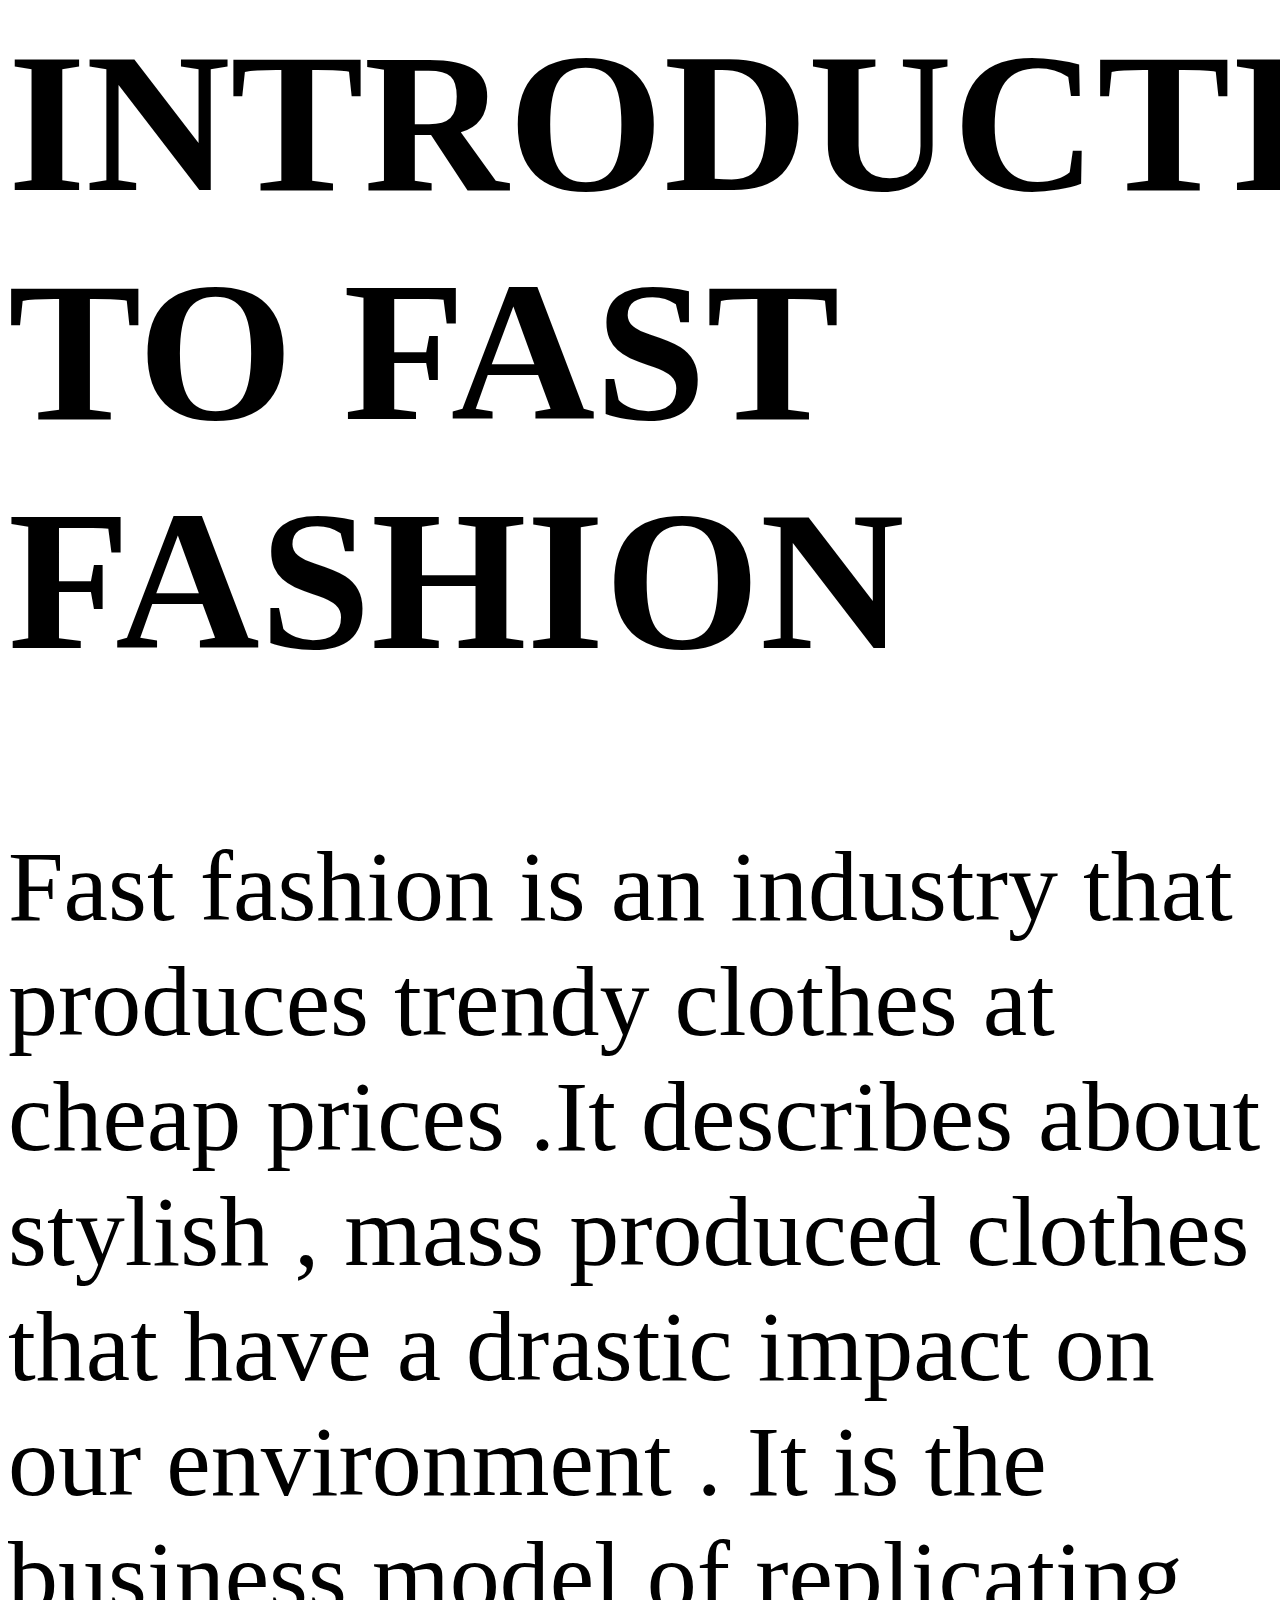
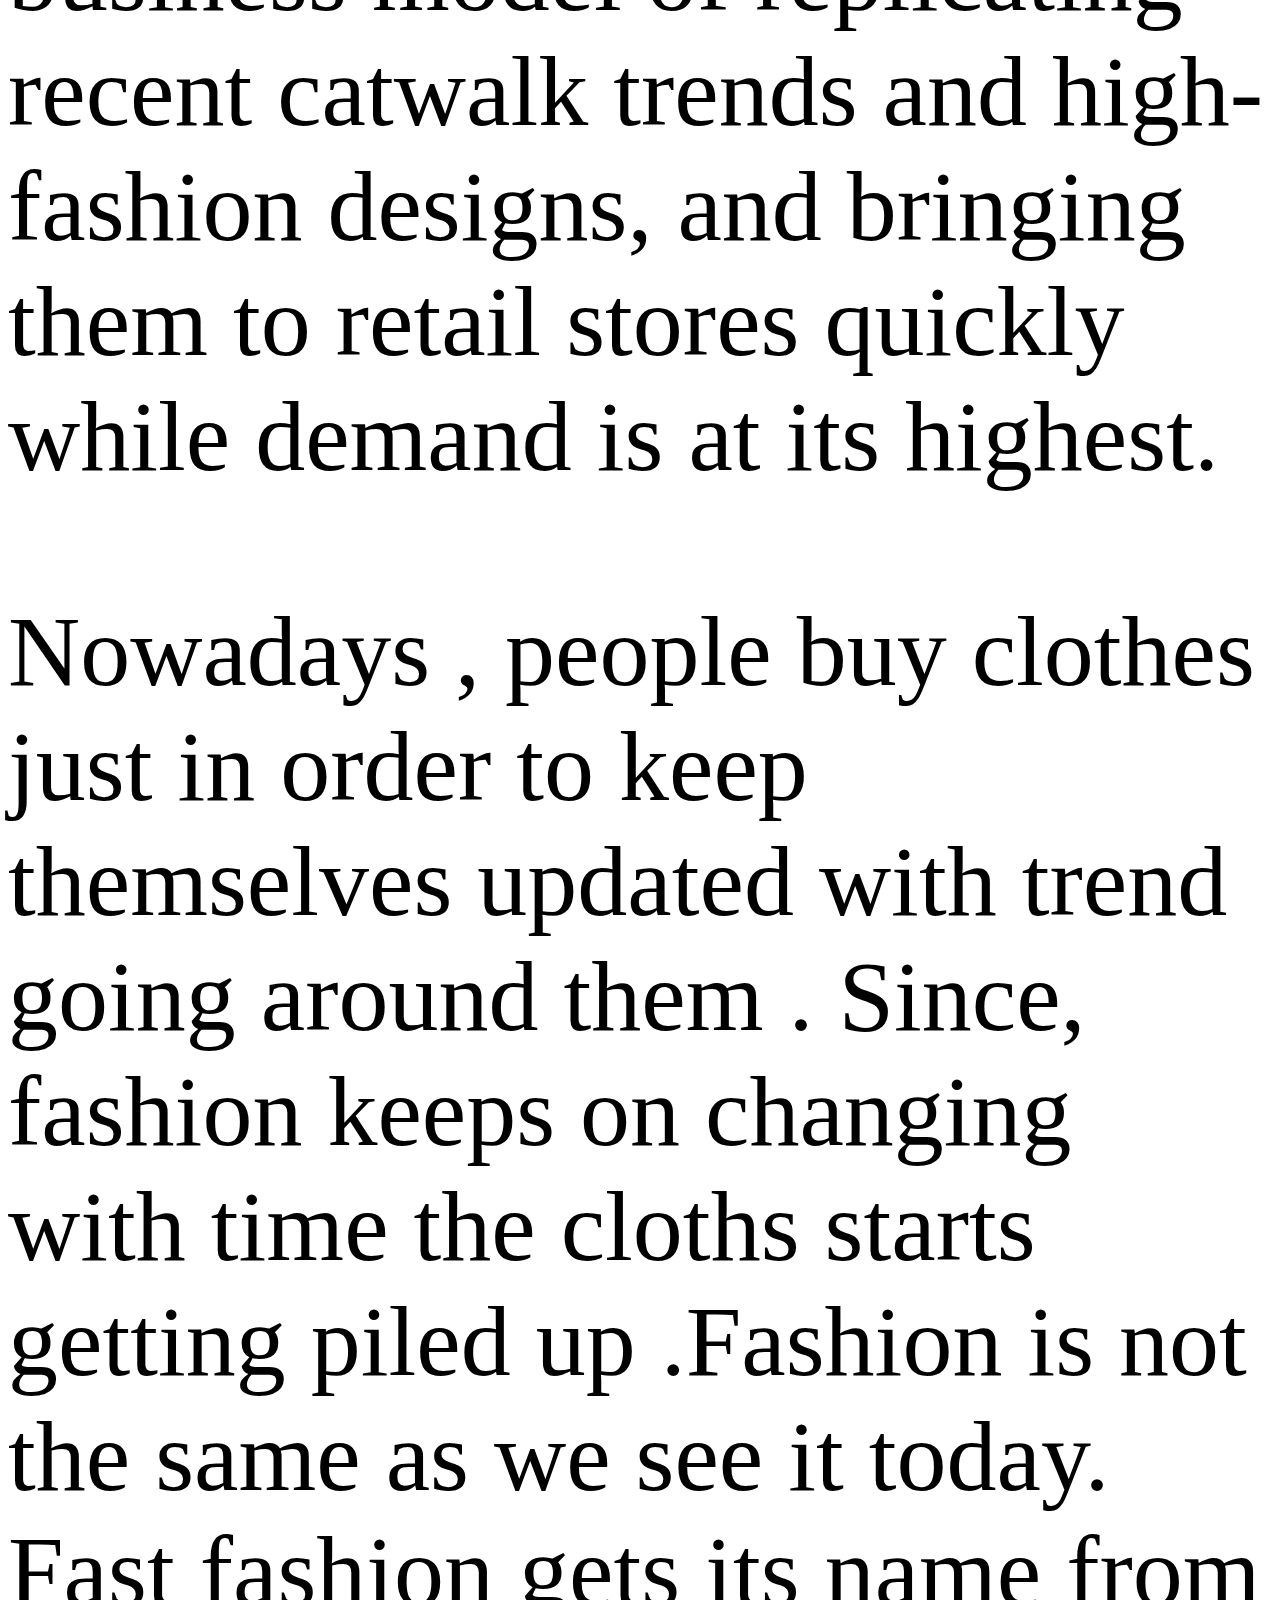
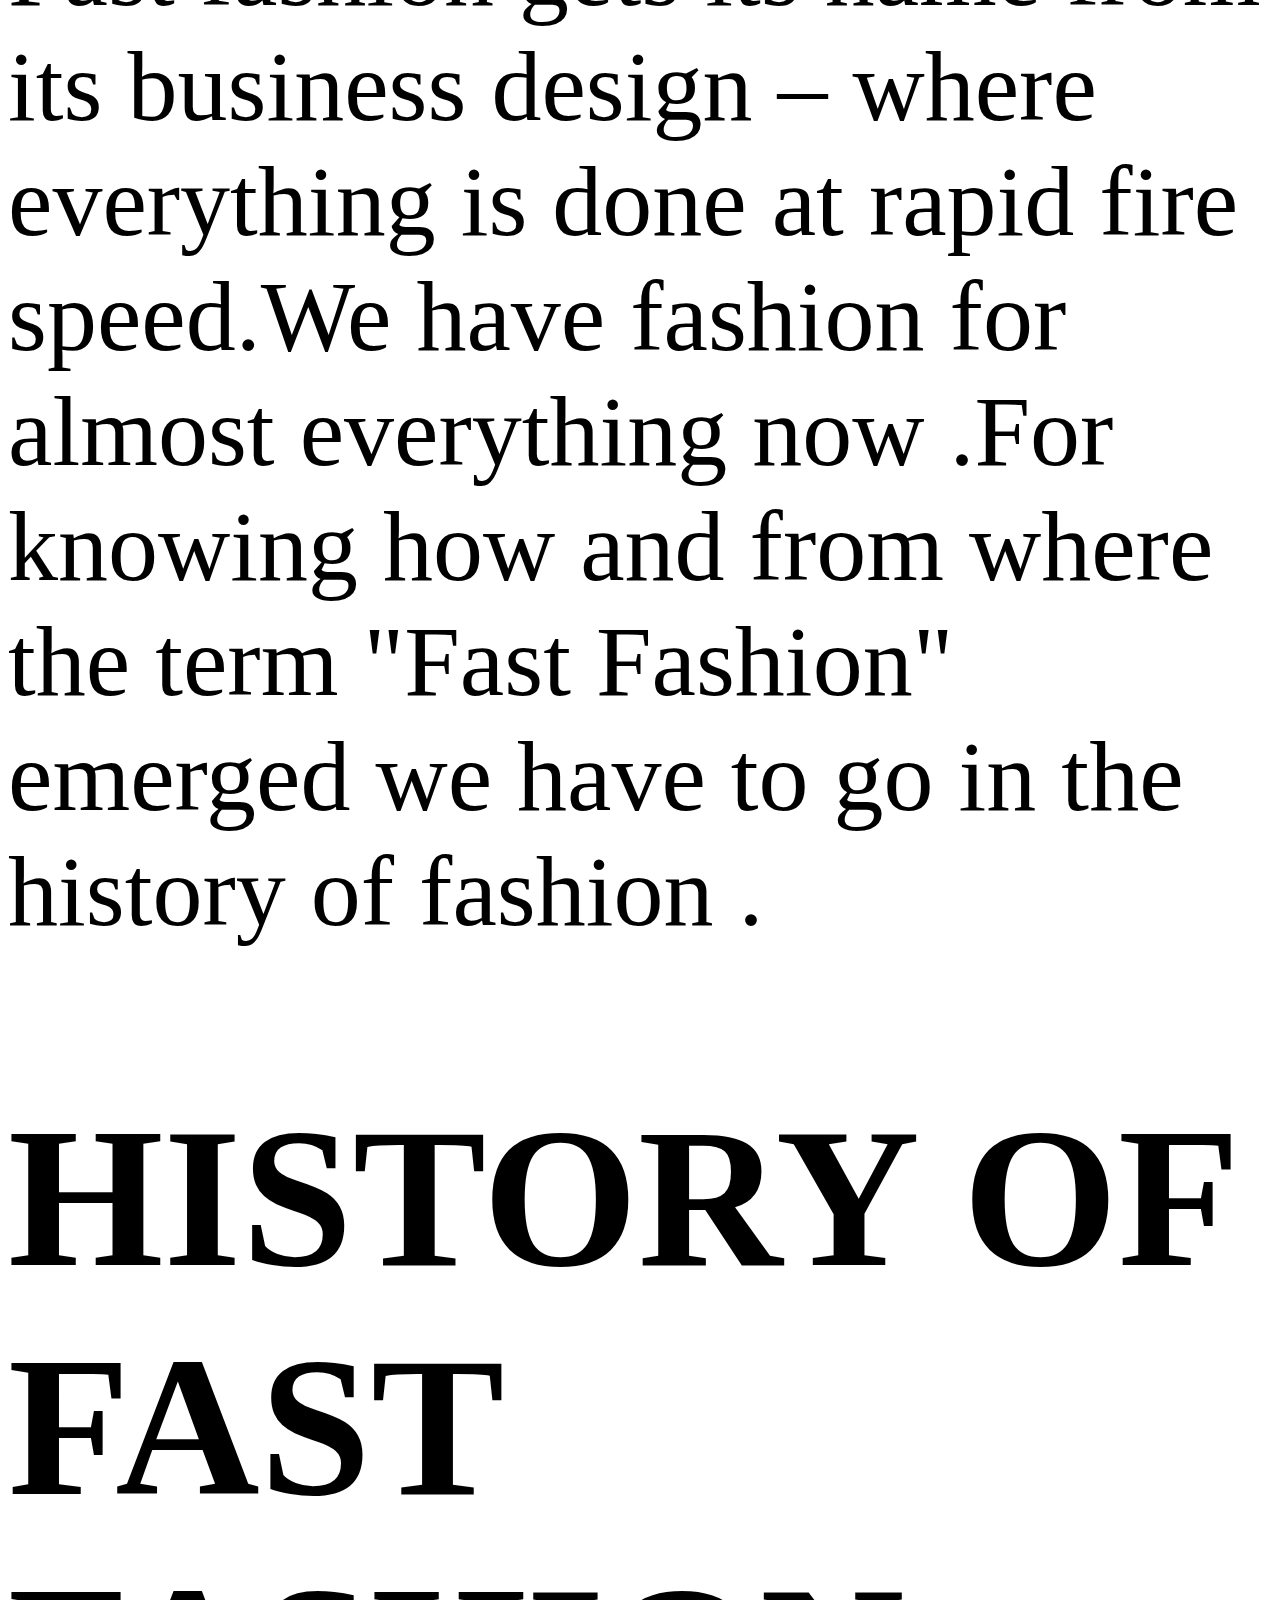
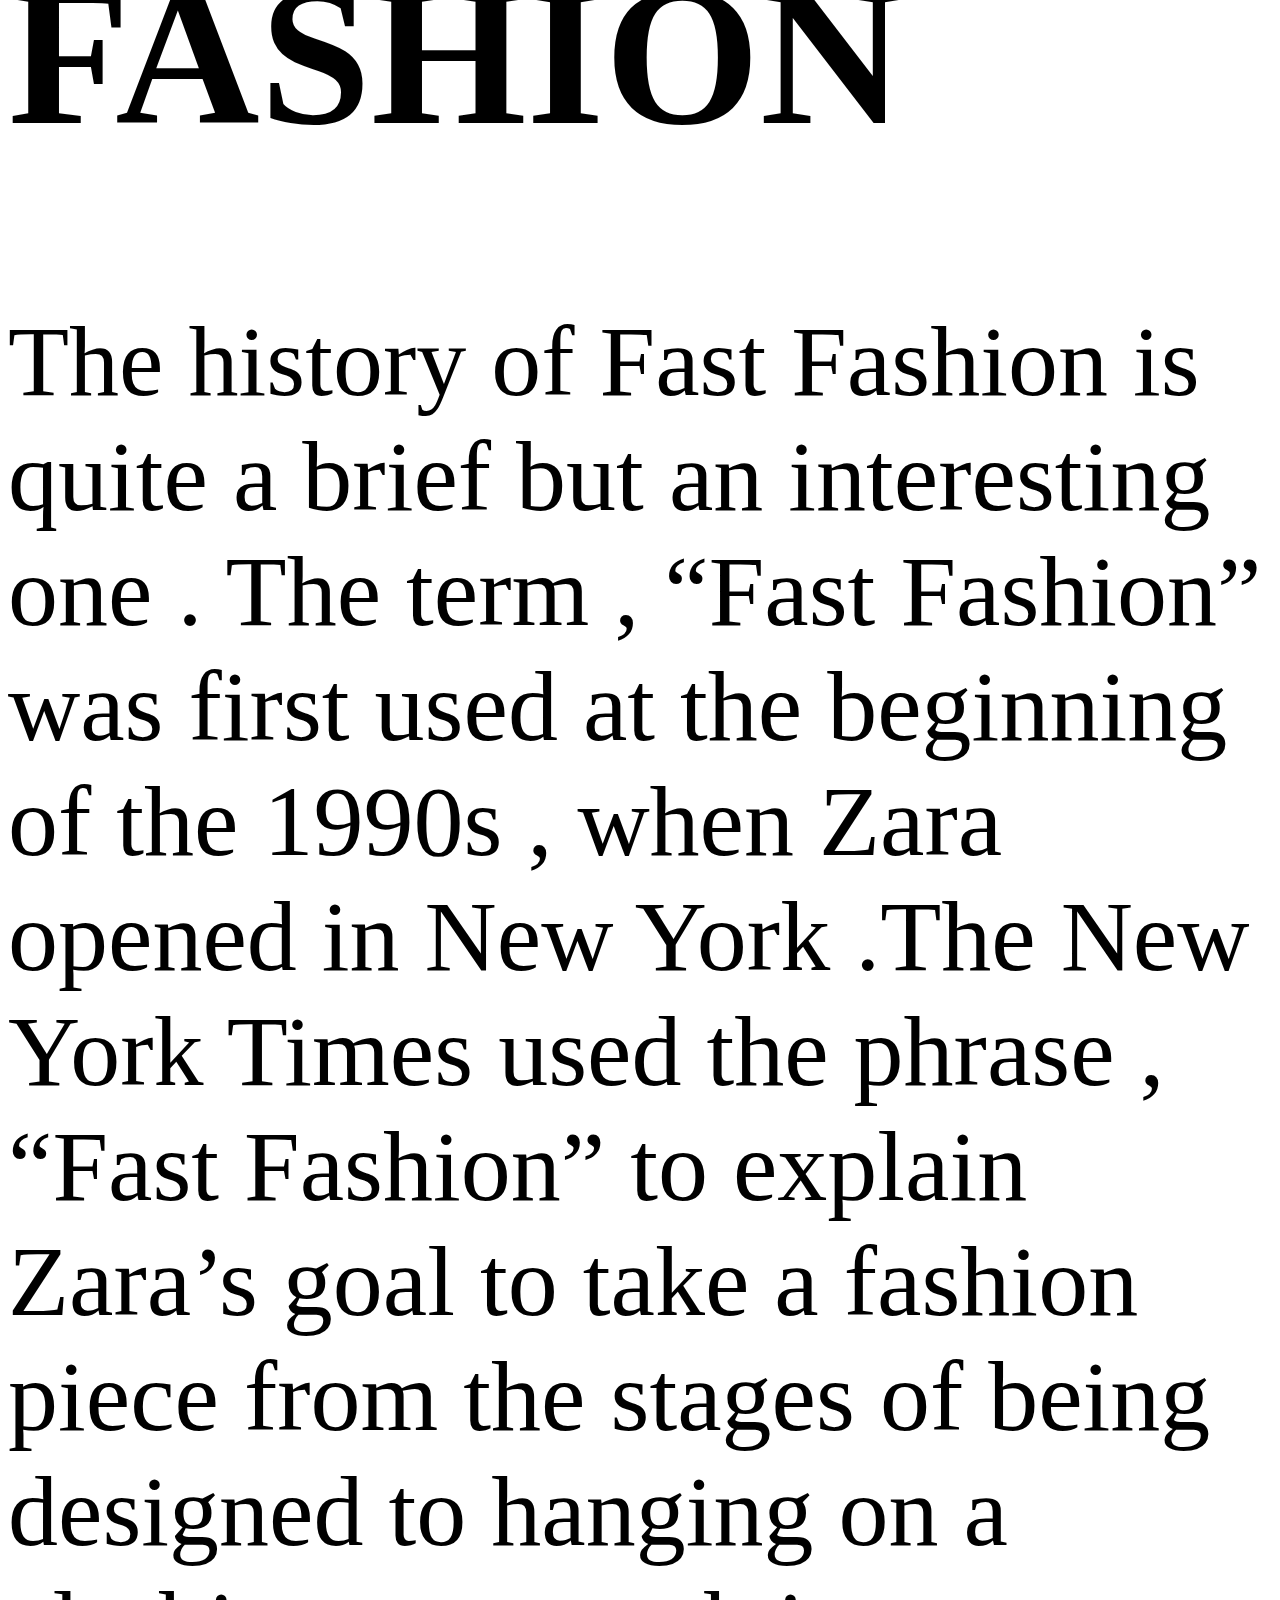
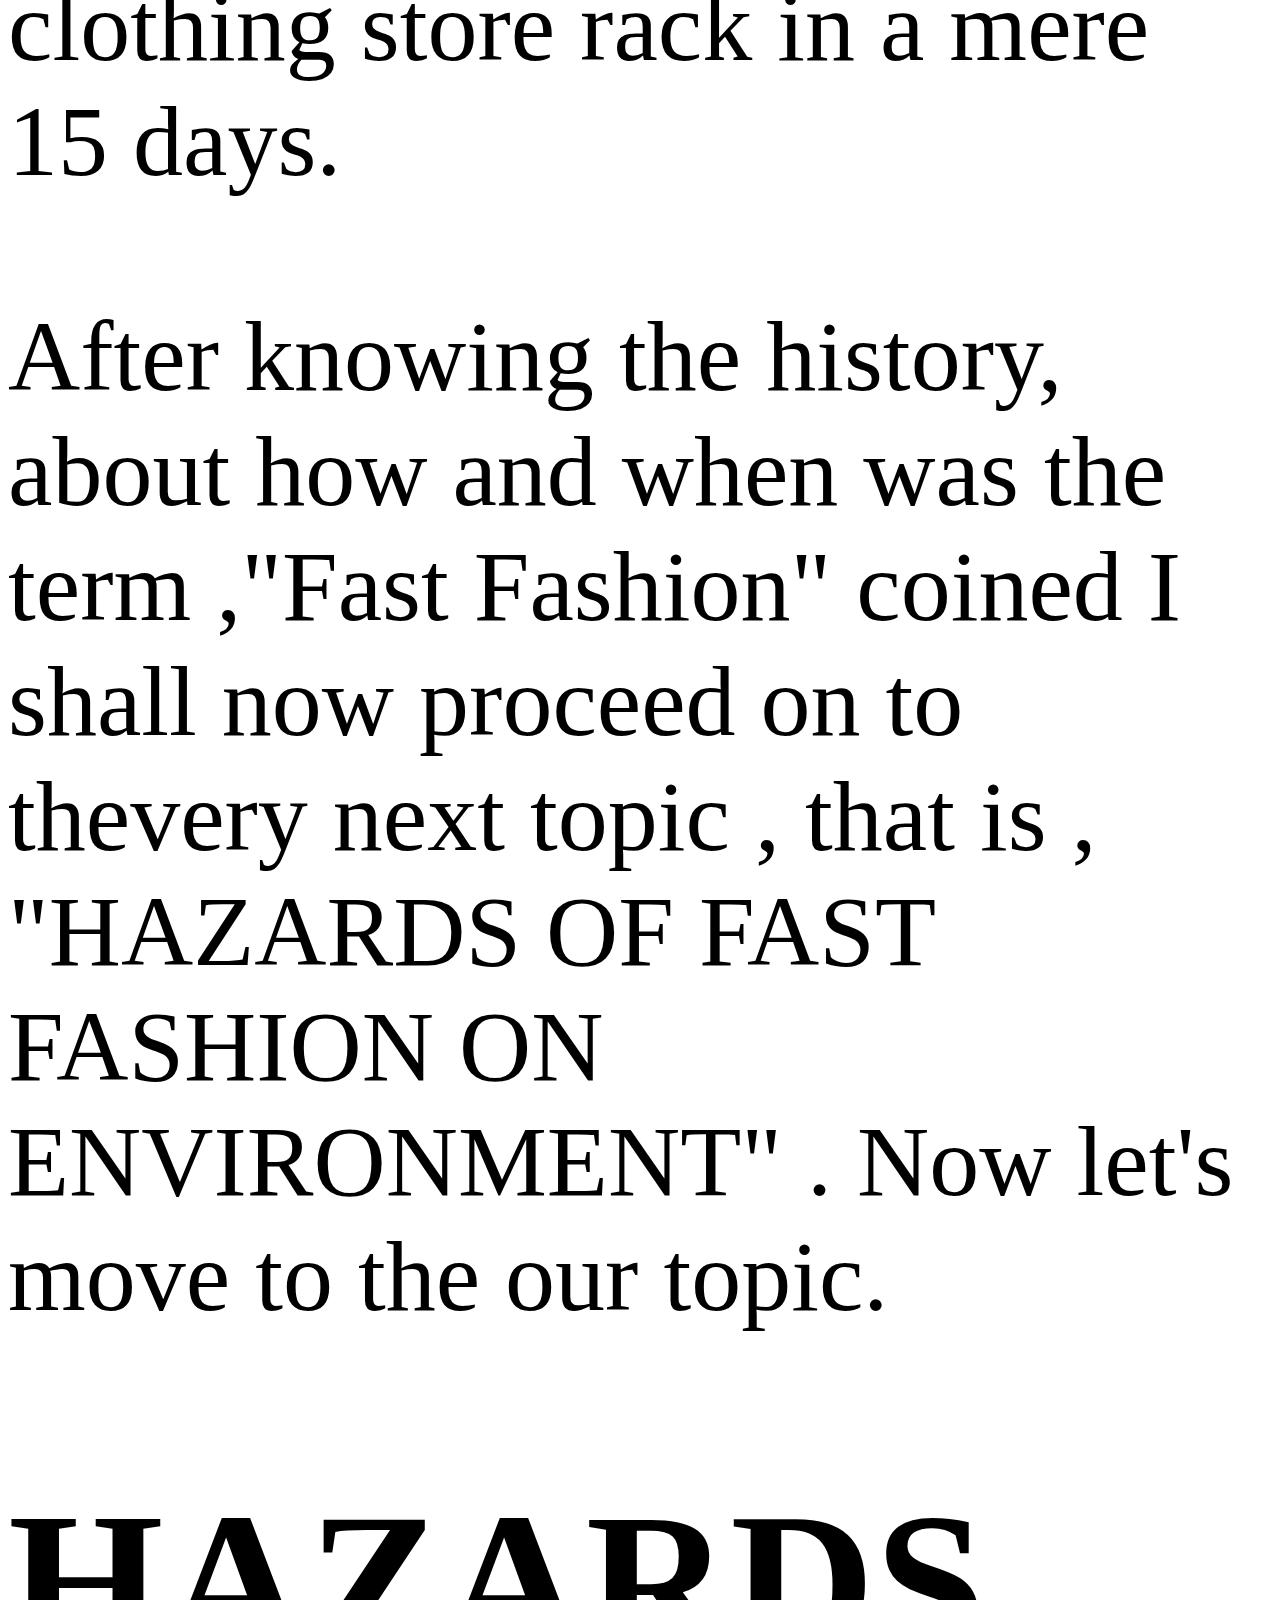
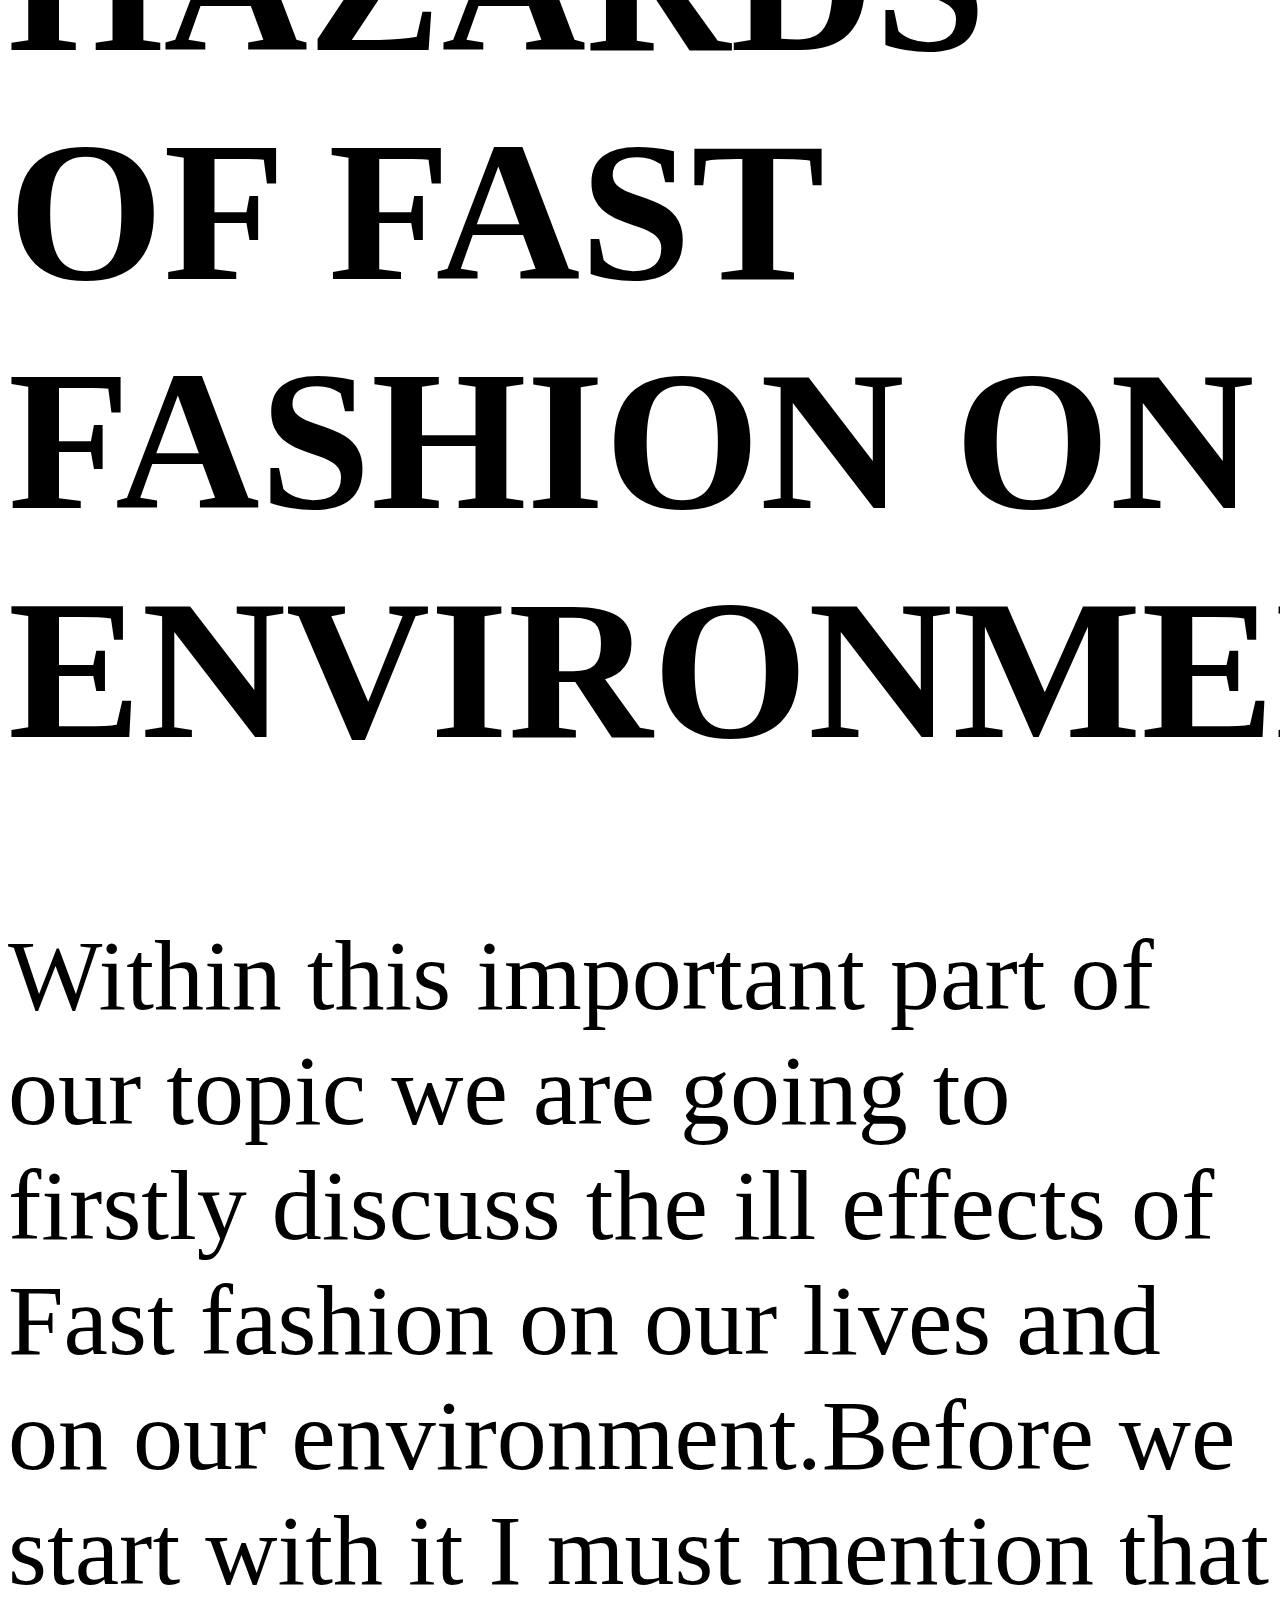
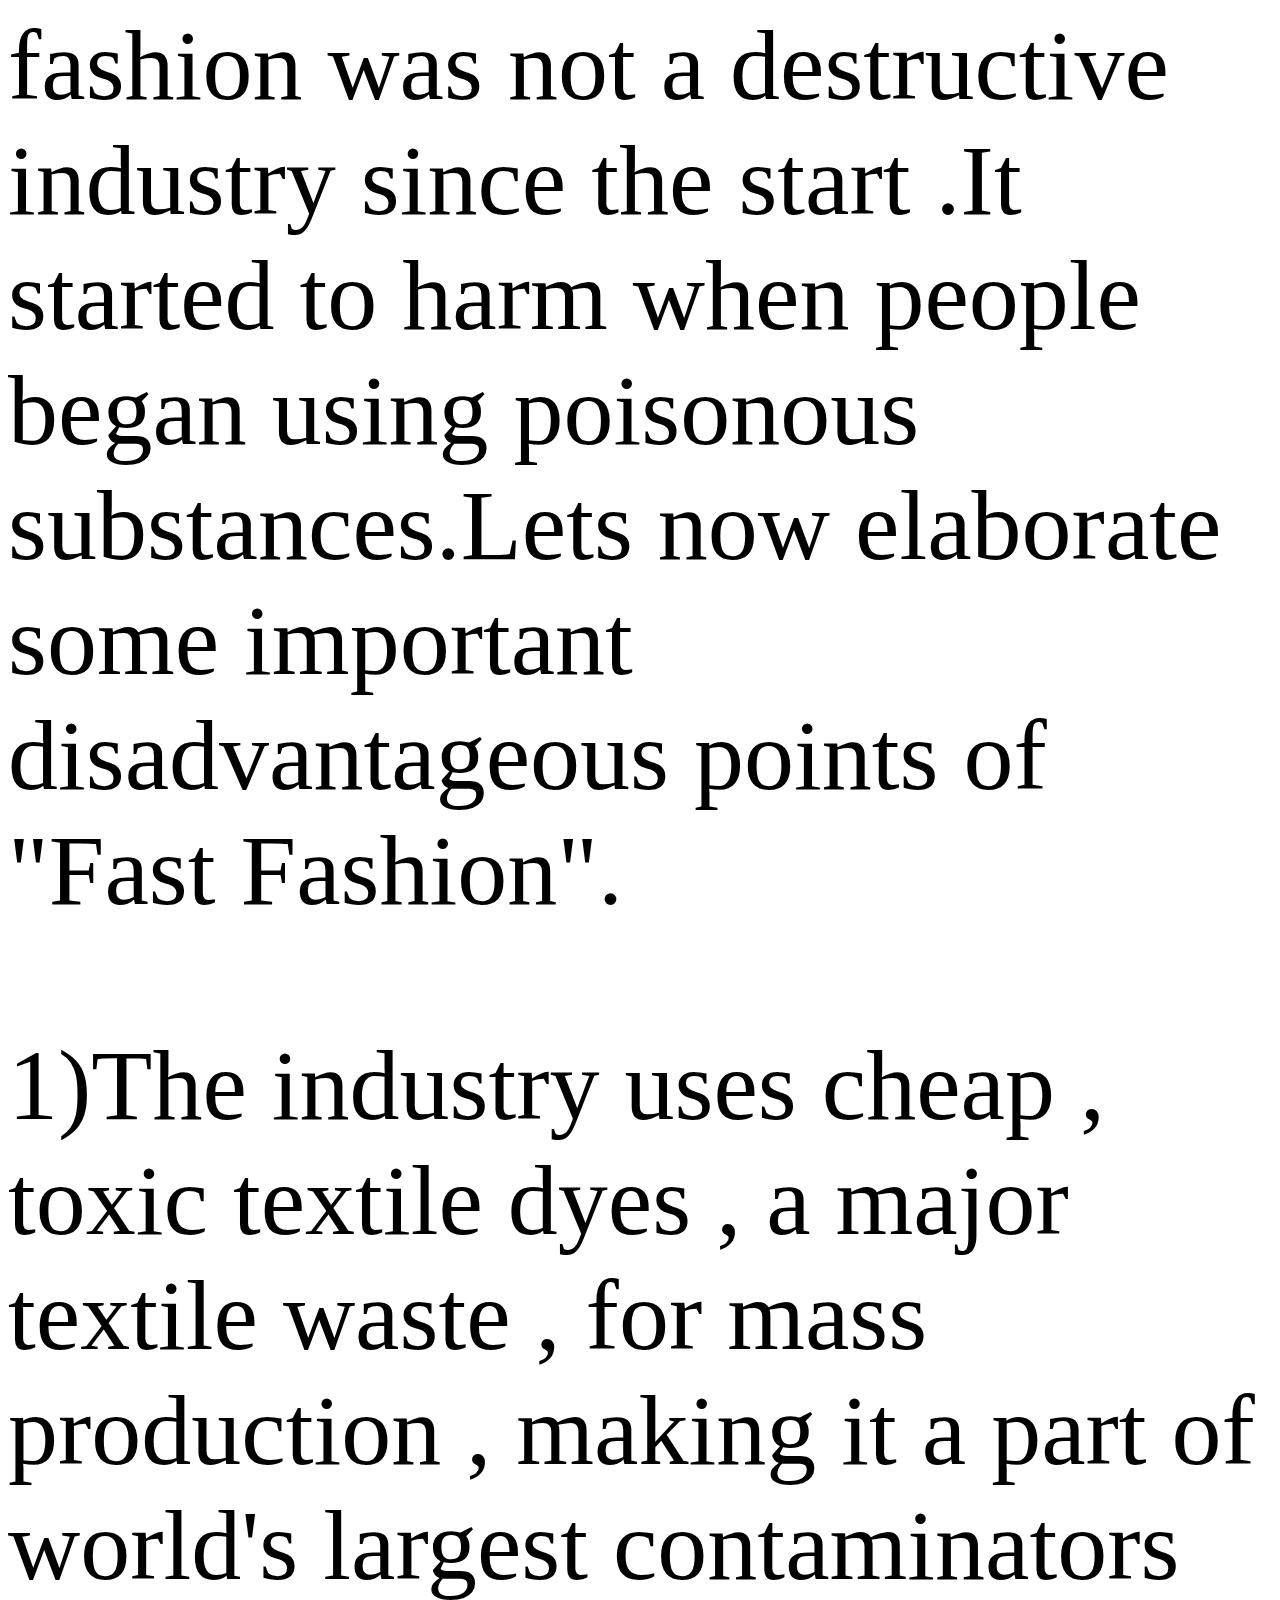
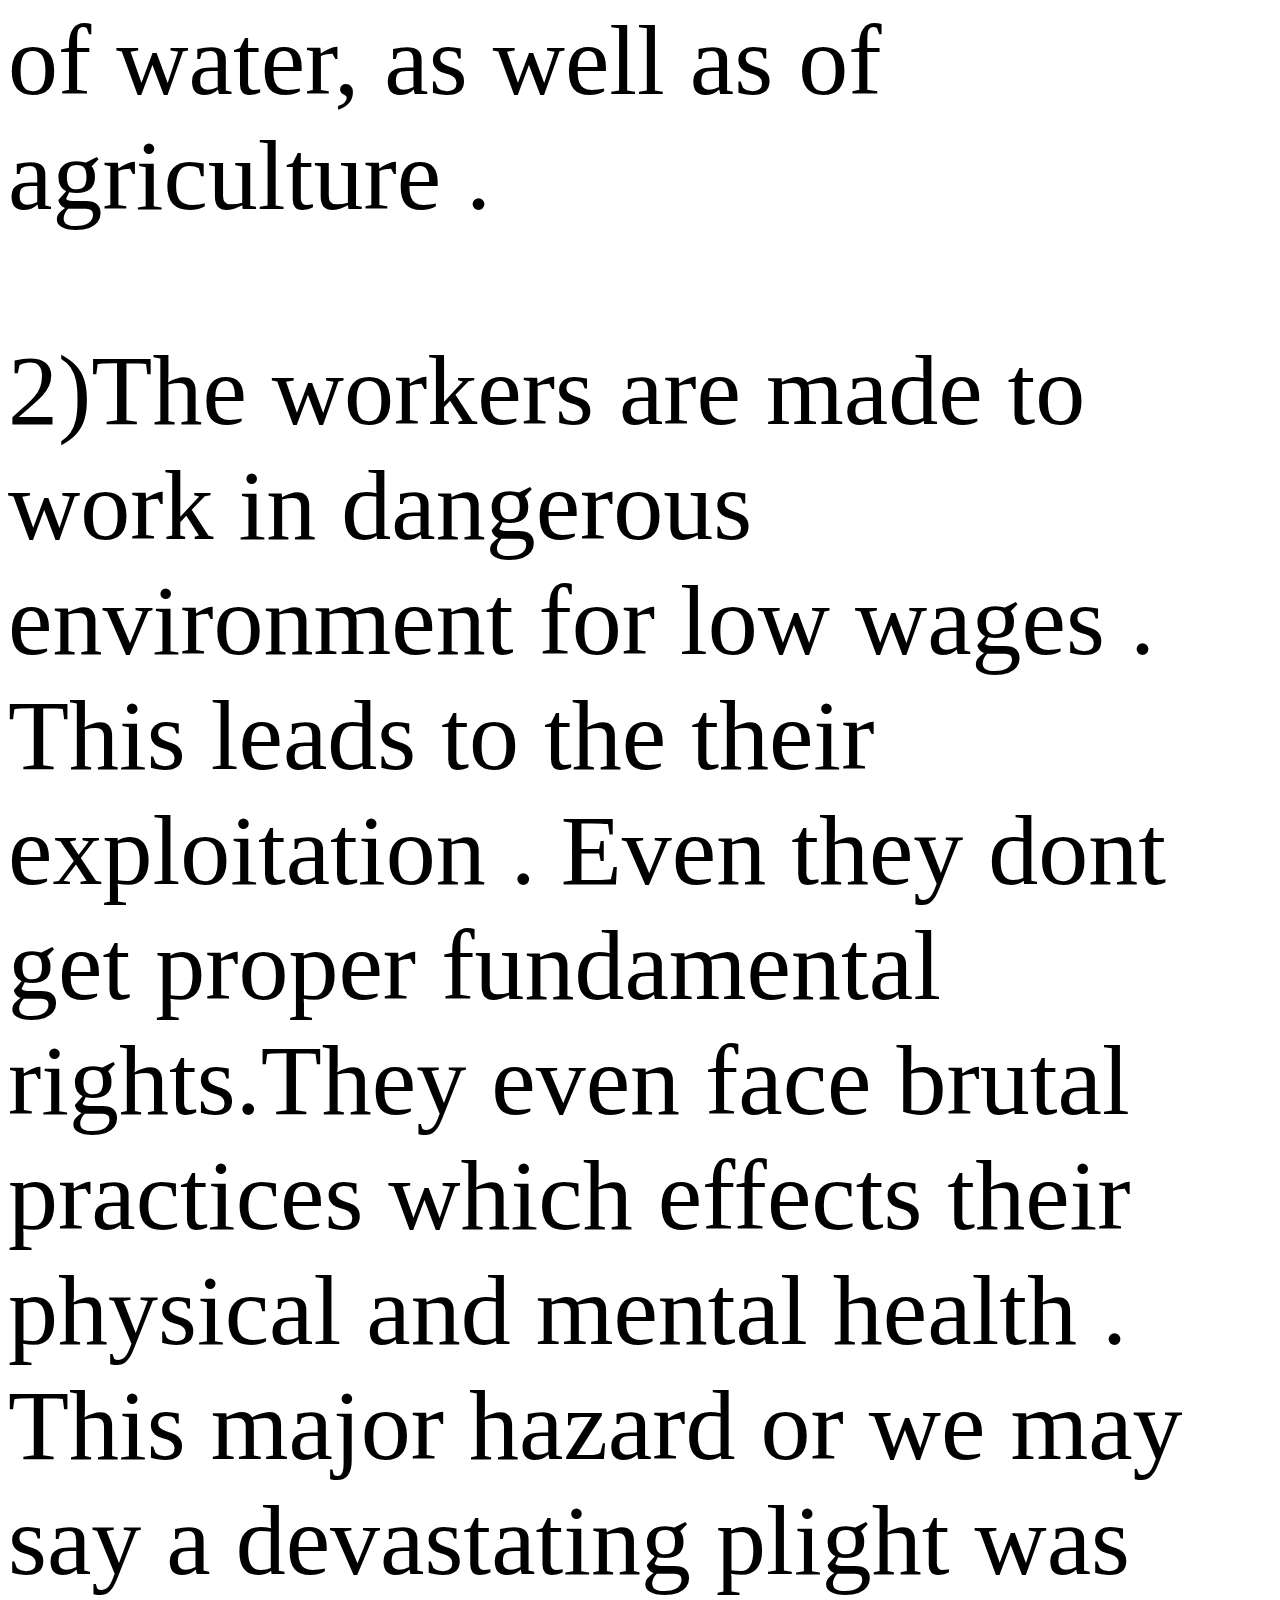
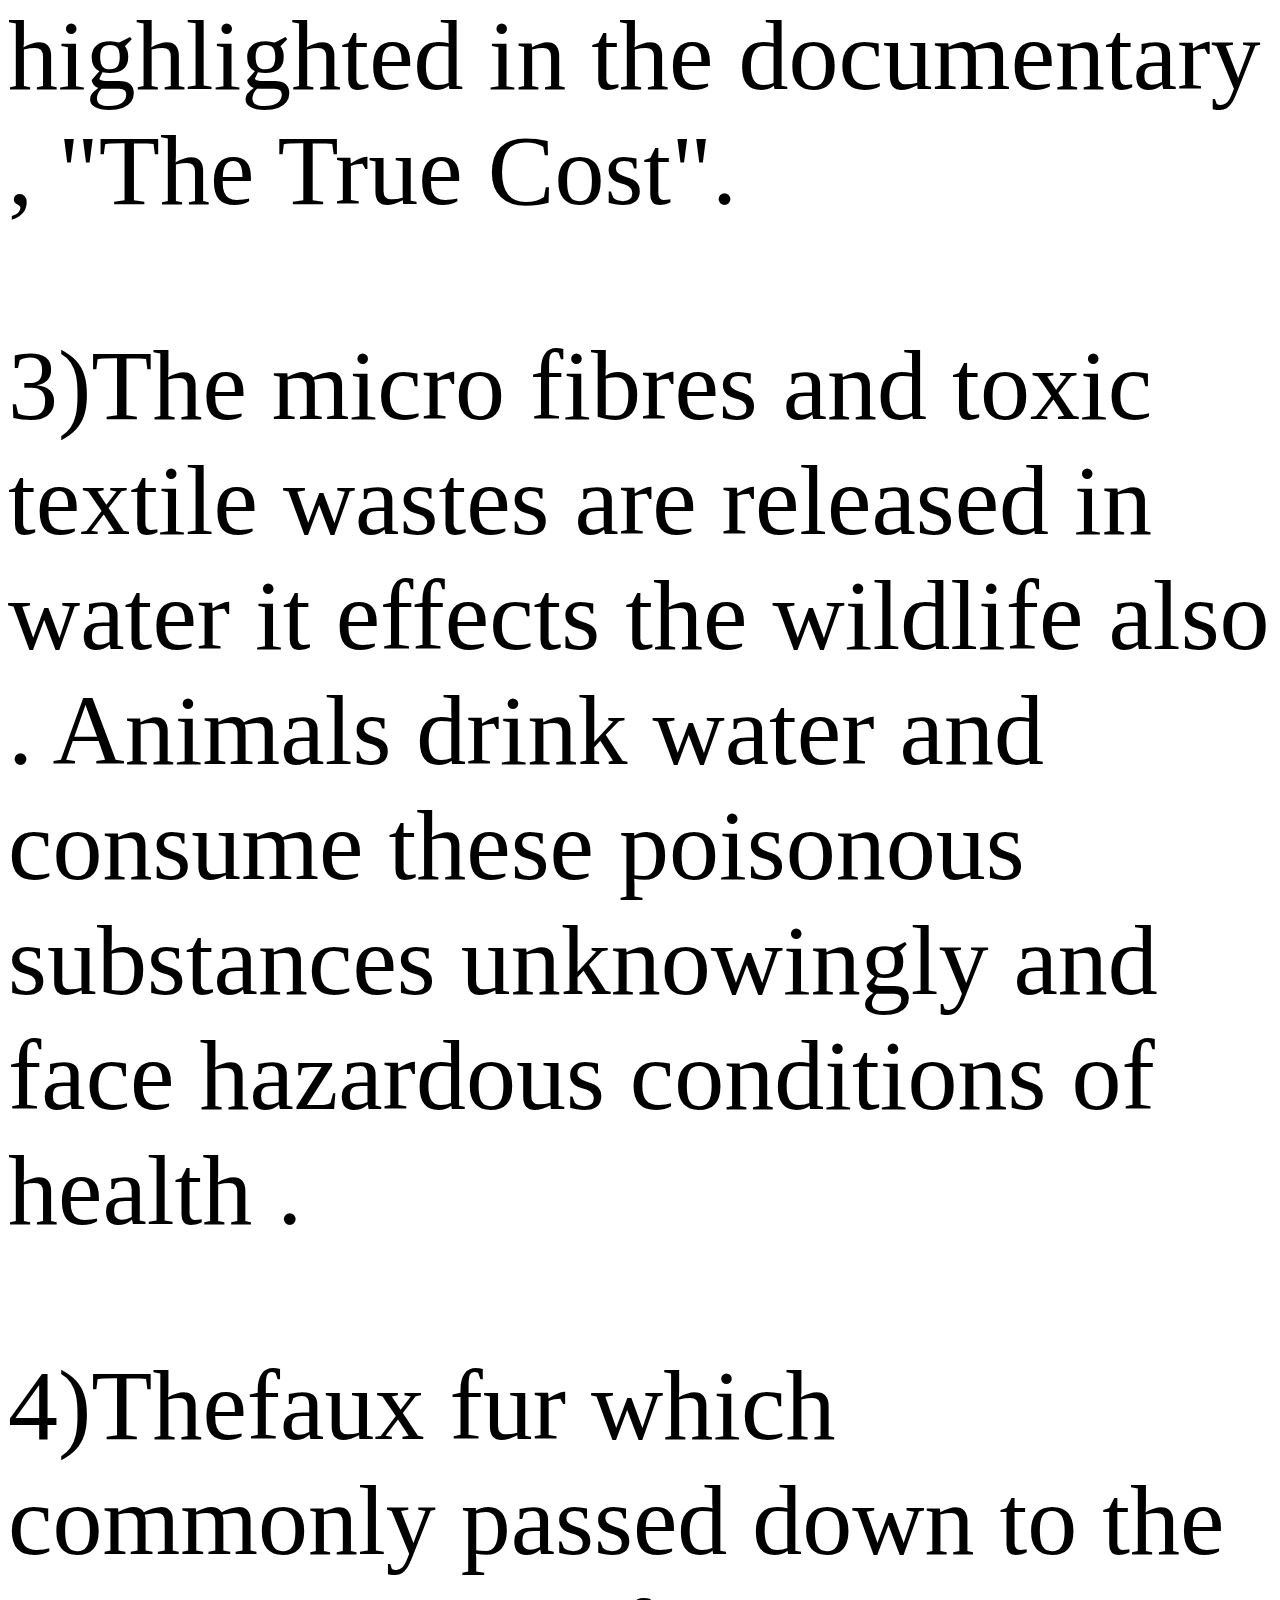
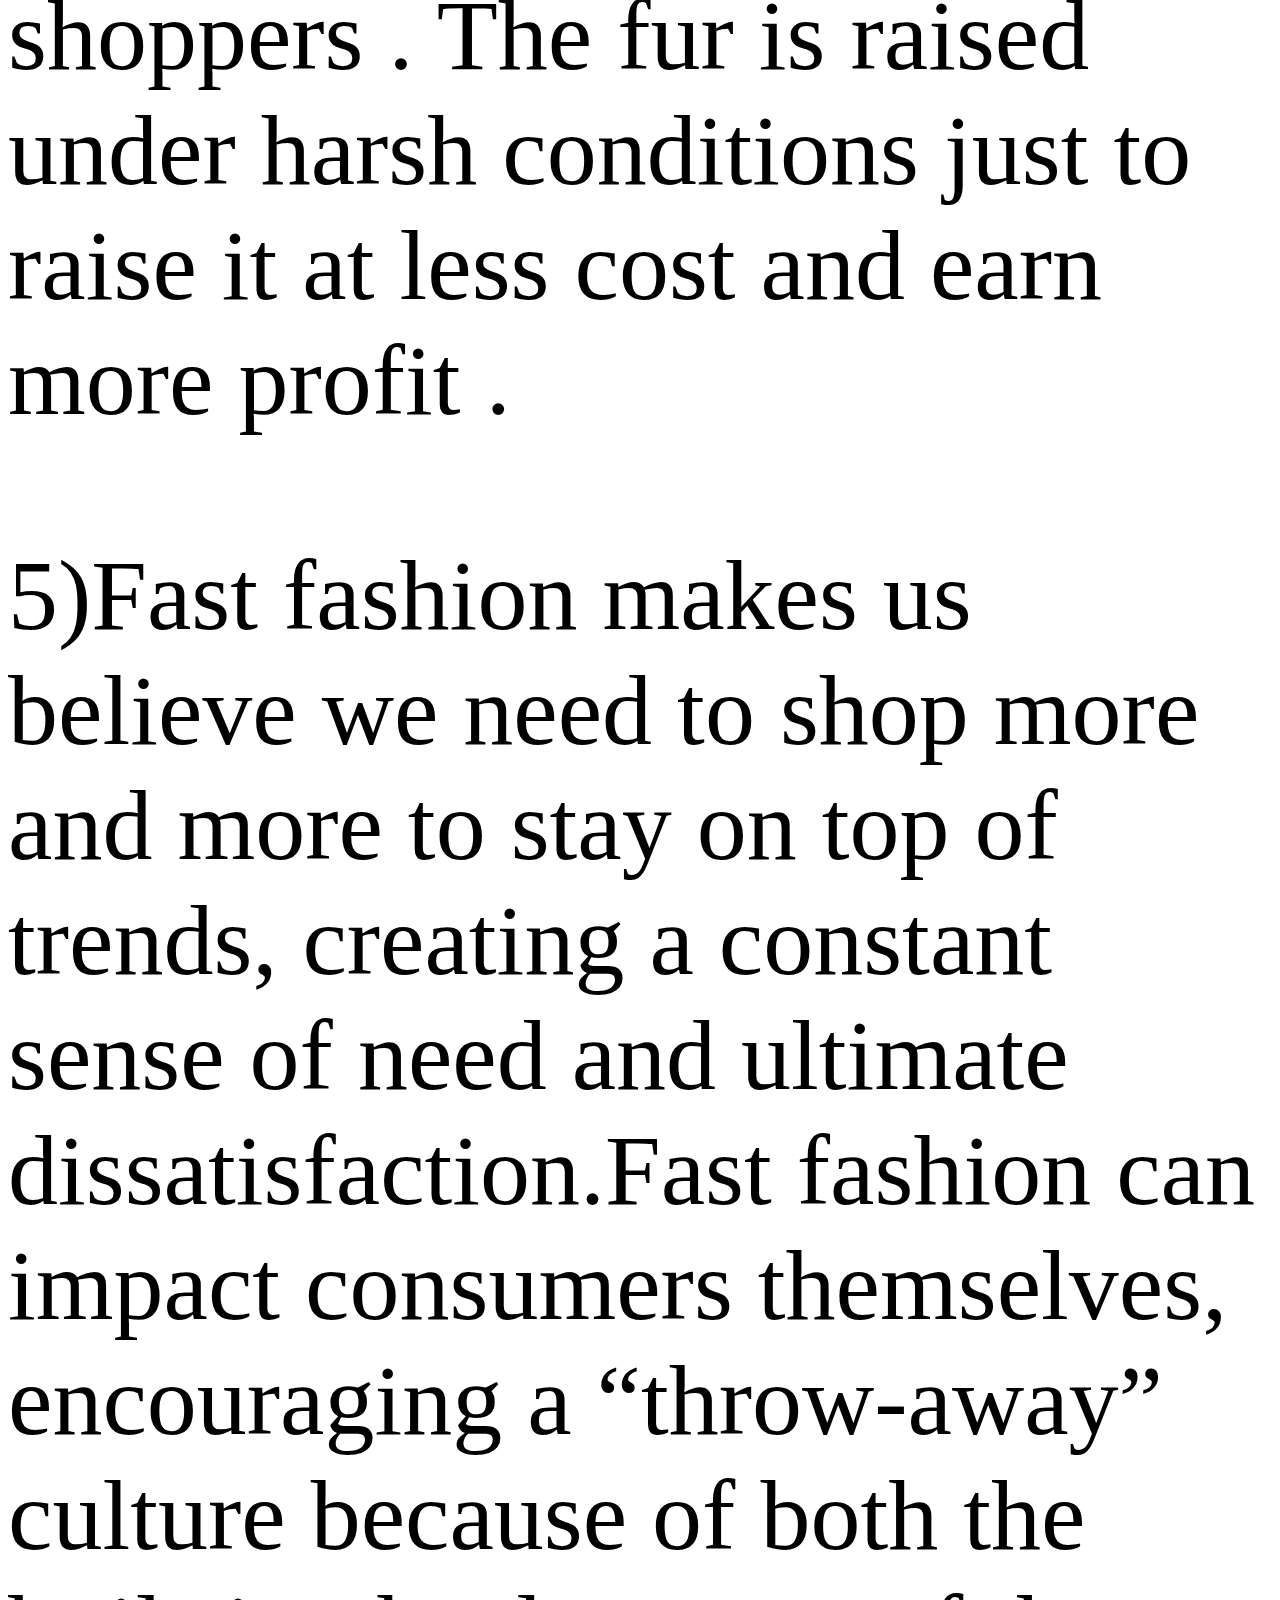
<file: data.html>
<HTML>
    <HEAD>
    <TITLE FONT-SIZE:128>FAST FASHION AND TEXTILE WASTE</TITLE>
    </HEAD>
    <BODY STYLE="BACKGROUND-COLOUR:BLUE;TEXT-COLOUR:YELLOW;FONT-SIZE:100;">
    <H1>INTRODUCTION TO FAST FASHION</H1>
    <P>Fast fashion is an industry that produces trendy clothes at cheap prices .It describes about stylish , mass produced clothes that have a drastic impact on our
       environment . It is the business model of replicating recent catwalk trends and high-fashion designs, and bringing them to retail stores quickly while demand 
       is at its highest.</P>
    <P> Nowadays ,  people buy clothes just in order to keep themselves updated with trend going around them . Since, fashion keeps on changing with time the cloths 
        starts getting piled up .Fashion is not the same as we see it today. Fast fashion gets its name from its business design – where everything is done at rapid 
        fire speed.We have fashion for almost everything now .For knowing how and from where the term "Fast Fashion" emerged we have to go in the history of fashion . </P>
        
    <H1>HISTORY OF FAST FASHION</H1>
    <p> The history of Fast Fashion is quite a brief but an interesting one . The term , “Fast Fashion” was first used at the beginning of the 1990s , when Zara opened 
        in New York .The New York Times used the phrase , “Fast Fashion” to explain Zara’s goal to take a fashion piece from the stages of being designed to hanging on 
        a clothing store rack in a mere 15 days.</p>
    <p>  After knowing the history, about how and when was the term ,"Fast Fashion" coined I shall now proceed on to thevery next topic , that is , "HAZARDS OF FAST FASHION ON ENVIRONMENT" . 
         Now let's move to the our topic. </p>
         
    <H1>HAZARDS OF FAST FASHION ON ENVIRONMENT</H1>
    <p> Within this important part of our topic we are going to firstly discuss the ill effects of Fast fashion on our lives and on our environment.Before we start with it
        I must mention that fashion was not a destructive industry since the start .It started to harm when people began using poisonous substances.Lets now elaborate some
        important disadvantageous points of "Fast Fashion".</p>
    <p>1)The industry uses cheap , toxic textile dyes , a major textile waste , for mass production , making it a part of world's largest contaminators of water, as well as
       of agriculture .</p>
    <p>2)The workers are made to work in dangerous environment for low wages . This leads to the their exploitation . Even they dont get proper fundamental rights.They even
       face brutal practices which effects their physical and mental health . This major hazard or we may say a devastating plight was highlighted in the documentary , 
       "The True Cost".
    <p>3)The micro fibres and toxic textile wastes are released in water it effects the wildlife also . Animals drink water and consume these poisonous substances unknowingly 
         and face hazardous conditions of health . </p>
    <p>4)Thefaux fur which commonly passed down to the shoppers . The fur is raised under harsh conditions just to raise it at less cost and earn more profit .</p>
    <p>5)Fast fashion makes us believe we need to shop more and more to stay on top of trends, creating a constant sense of need and ultimate dissatisfaction.Fast 
         fashion can impact consumers themselves, encouraging a “throw-away” culture because of both the built-in obsolescence of the products and the speed at which 
         trends emerge.</p>
    <p>Here , I now switch to my next sub-topic , that is , "IS FAST FASHION GOING GREEN ? RETHINK ABOUT IT"So let's proceed to the next sub-topic.</p>
    
    <H1>IS FAST FASHION GOING GREEN ? RETHINK ABOUT IT.</H1>
    <p>As an increasing number of consumers call out the true cost of the fashion industry, and especially fast fashion, we’ve seen a growing number of retailers 
       introduce so-called sustainable and ethical fashion initiatives such as in-store recycling schemes.Now there must be a question arising that what are the in-store
       recycling schemes that are helping to reduce the environmental damage ? There are many ways undertaken for the recycling of clothes .One of such method is second hand
       marketing . In this very way we can sell our old cloths to small shops which sell second hand goods .If you are you are looking for other ways of reusing the old fashion
       goods then you can convert them into new items.For example , we have an old long jeans.We can use them to make handbags.This will not only help to reuse and recycle but
       will also help to reduce requirements for plastic bags.</p>
    <p>Let us explore other ways to go green with the fast fashion .Here we are going to elaborately explain about methods that are in action to reduce damages as well as 
       the other possible ways to do the same both in our country and abroad . So , let's begin .</p>
    <p>Firstly , we will discuss this with reference to our country . Our country has found many ways to reduce this type of waste .We will discuss seven of these ways.Our
       first way is exchange of old clothes with utensils.This way is quite common in the states of Jharkhand , West Bengal , Bihar and Chattisgarh . Here the utensil 
       sellers basically follow the barter system .They sell us the vessels travelling place to place in the city in exchange of cloths which they go and further sell to 
       some local factories and earn livelihood . Sometimes , they also keep some of the cloths for themselves and their families . Therefore this way has proved to be 
       quite a successful way for recycling old goods . Second way is the use of old things again and again in different ways. For example , usage of cloths as handbags and
       cloth for washing floors. Many of the families also use the cloths to block the water pipe leakages.This is the third way of using old items.The fourth way is by giving
       methodology of handling the goods is , like making handy helpfull tools from old fashion things like batteries for projects of schools, etc. Here in the fifth way ,
       we stich the cloths to use those old fashioned clothes to wear them in our houses . Next we in the sixth method we see that the old colors are used to decorate things like
       pottery.This art is commonly seen in South India . This also comes under the handicraft designing which quite famous in today's fashion world . Even the old broken items 
       have been used for arts like the famous "outsider art", which was used to make the famous " Rock Garden " in Chattisgarh . This was done at various places and hence can be termed
       as the seventh way of renovating the lands as well as reducing the ill effects of quickly changing fashions .</p>
    <p>Now we will talk about the ways taken up by some other contries to reduce this very problem .</p>
    <p>The first way is the local donation boxes available at local areas . In this a person can donate anything he or she wishes for the needy.Secondly ,in some nations
       there has been limitations on the production of the goods as per the needs imposed . This results in controlled management over the production and the pollution caused by these 
       textile industry wastes . The old fashioned materials to disposed have been classified . This helps in separate management of all sorts of textile wastes.
    <p>From our above discussion we can conclude that Fast Fashion thou not going completely green but is going green . Now , I would also like to add that it is our responsibility to
       control our sensation and feeling of being outdated. 
    
    <H1>CONCLUSION</H1>
    <P>We learnt about what is fast fashion . Then we learnt about the origin and the history of the term " FAST FASHION ". Further we discussed about the hazard of this very industry . 
       Afterwards , we ventured about the different ways in which the hazards are being controlled in India and in a few other nations.</p>
    
    <PFONTSTYLE="BOLD">THANK YOU 
                       A HTML PROGRAM BY ,
                       AVIRAL SRIVASTAVA 
                       11H</P>
</file>
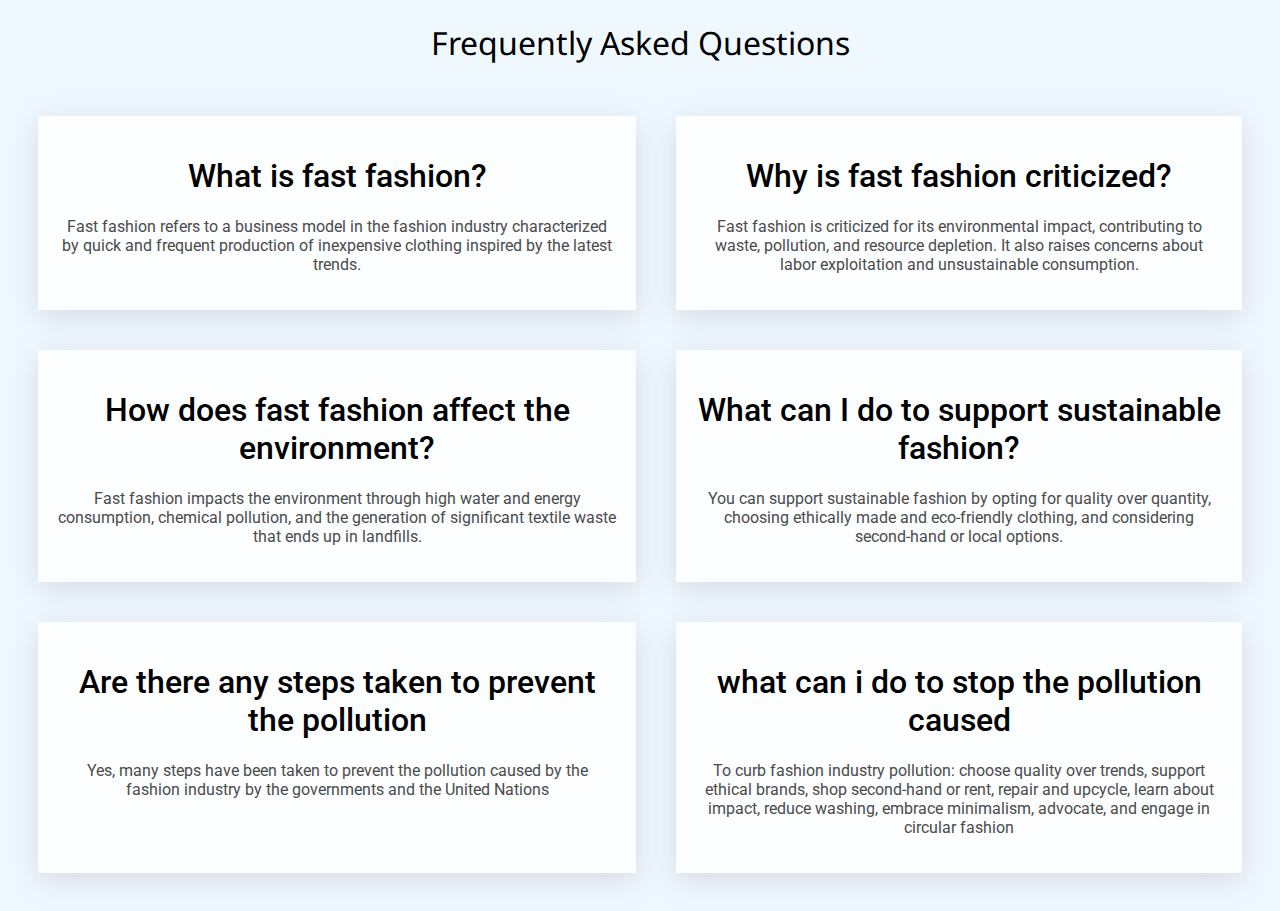
<file: faq.html>
<!DOCTYPE html>
<html lang="en">
<head>
    <meta charset="UTF-8">
    <meta name="viewport" content="width=device-width, initial-scale=1.0">
    <title>Document</title>
    <link rel="stylesheet" href="./faq.css">
    <link rel="preconnect" href="https://fonts.googleapis.com">
<link rel="preconnect" href="https://fonts.gstatic.com" crossorigin>
<link href="https://fonts.googleapis.com/css2?family=Noto+Sans&family=Roboto&display=swap" rel="stylesheet">
</head>
<body>
    <h1 class="faqHeading">Frequently Asked Questions</h1>
    <div class="grid-container">
        <div class="grid-item"><h1>What is fast fashion?</h1>
        <p>Fast fashion refers to a business model in the fashion industry characterized by quick and frequent production of inexpensive clothing inspired by the latest trends.</p></div>
        <div class="grid-item"><h1>Why is fast fashion criticized?</h1><p>Fast fashion is criticized for its environmental impact, contributing to waste, pollution, and resource depletion. It also raises concerns about labor exploitation and unsustainable consumption.</p></div>
        <div class="grid-item"><h1>How does fast fashion affect the environment?</h1><p>
            Fast fashion impacts the environment through high water and energy consumption, chemical pollution, and the generation of significant textile waste that ends up in landfills.
        </p></div>  
        <div class="grid-item"><h1>What can I do to support sustainable fashion?</h1><P>You can support sustainable fashion by opting for quality over quantity, choosing ethically made and eco-friendly clothing, and considering second-hand or local options.</P></div>
        <div class="grid-item"><h1>Are there any steps taken to prevent the pollution</h1><p>
            Yes, many steps have been taken to prevent the pollution caused by the fashion industry by the governments and the United Nations
        </p></div>
        <div class="grid-item"><h1>what can i do to stop the pollution caused </h1><p>
            To curb fashion industry pollution: choose quality over trends, support ethical brands, shop second-hand or rent, repair and upcycle, learn about impact, reduce washing, embrace minimalism, advocate, and engage in circular fashion
        </p></div> 
      </div>
    
</body>
</html>
</file>
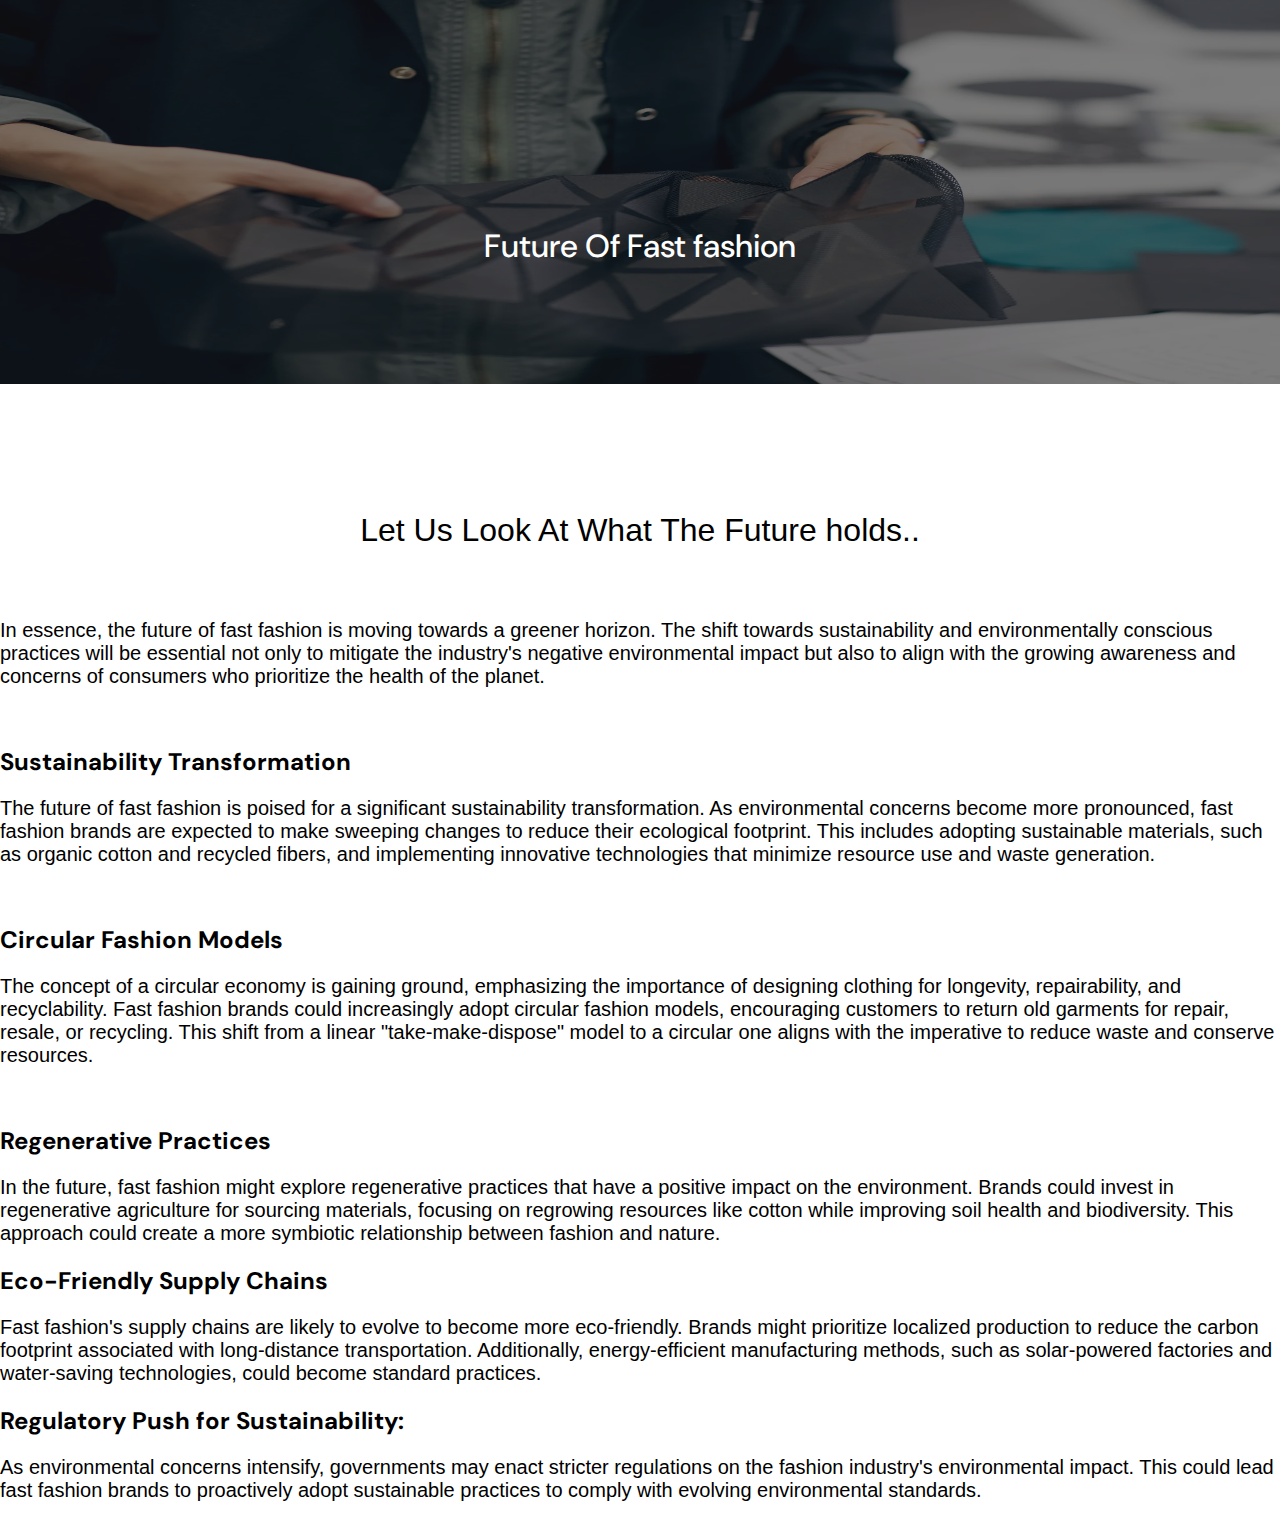
<file: articles/future.html>
<!DOCTYPE html>
<html lang="en">
<head>
    <meta charset="UTF-8">
    <meta name="viewport" content="width=device-width, initial-scale=1.0">
    <link rel="stylesheet" href="./articles.css">
    <link rel="preconnect" href="https://fonts.googleapis.com">
<link rel="preconnect" href="https://fonts.gstatic.com" crossorigin>
<link href="https://fonts.googleapis.com/css2?family=DM+Sans:opsz,wght@9..40,300&family=Roboto+Condensed&display=swap" rel="stylesheet">
    <title>Document</title>

</head>
<body>
    <h1 class="history">Future Of Fast fashion</h1>
    <img class="cover" src="../images/cLAL3-9L.webp">
    <div class="content">
    <h3>Let Us Look  At  What The Future holds..</h3><br>
    <p>
        In essence, the future of fast fashion is moving towards a greener horizon. The shift towards sustainability and environmentally conscious practices will be essential not only to mitigate the industry's negative environmental impact but also to align with the growing awareness and concerns of consumers who prioritize the health of the planet.

    </p>
    <br>
    <h2>Sustainability Transformation</h2>
    <p>
        The future of fast fashion is poised for a significant sustainability transformation. As environmental concerns become more pronounced, fast fashion brands are expected to make sweeping changes to reduce their ecological footprint. This includes adopting sustainable materials, such as organic cotton and recycled fibers, and implementing innovative technologies that minimize resource use and waste generation.    </p><br>
    <h2>Circular Fashion Models</h2>
    <p>
        The concept of a circular economy is gaining ground, emphasizing the importance of designing clothing for longevity, repairability, and recyclability. Fast fashion brands could increasingly adopt circular fashion models, encouraging customers to return old garments for repair, resale, or recycling. This shift from a linear "take-make-dispose" model to a circular one aligns with the imperative to reduce waste and conserve resources.  </p><br>
    <h2>Regenerative Practices </h2>
    <p>
        In the future, fast fashion might explore regenerative practices that have a positive impact on the environment. Brands could invest in regenerative agriculture for sourcing materials, focusing on regrowing resources like cotton while improving soil health and biodiversity. This approach could create a more symbiotic relationship between fashion and nature.
        <br>
    <h2>Eco-Friendly Supply Chains </h2>
    <p>
        Fast fashion's supply chains are likely to evolve to become more eco-friendly. Brands might prioritize localized production to reduce the carbon footprint associated with long-distance transportation. Additionally, energy-efficient manufacturing methods, such as solar-powered factories and water-saving technologies, could become standard practices.
        <br>
        <h2>Regulatory Push for Sustainability:  </h2>
        <p>
            As environmental concerns intensify, governments may enact stricter regulations on the fashion industry's environmental impact. This could lead fast fashion brands to proactively adopt sustainable practices to comply with evolving environmental standards.
    </p>
</div>
</body>
</html>
</file>
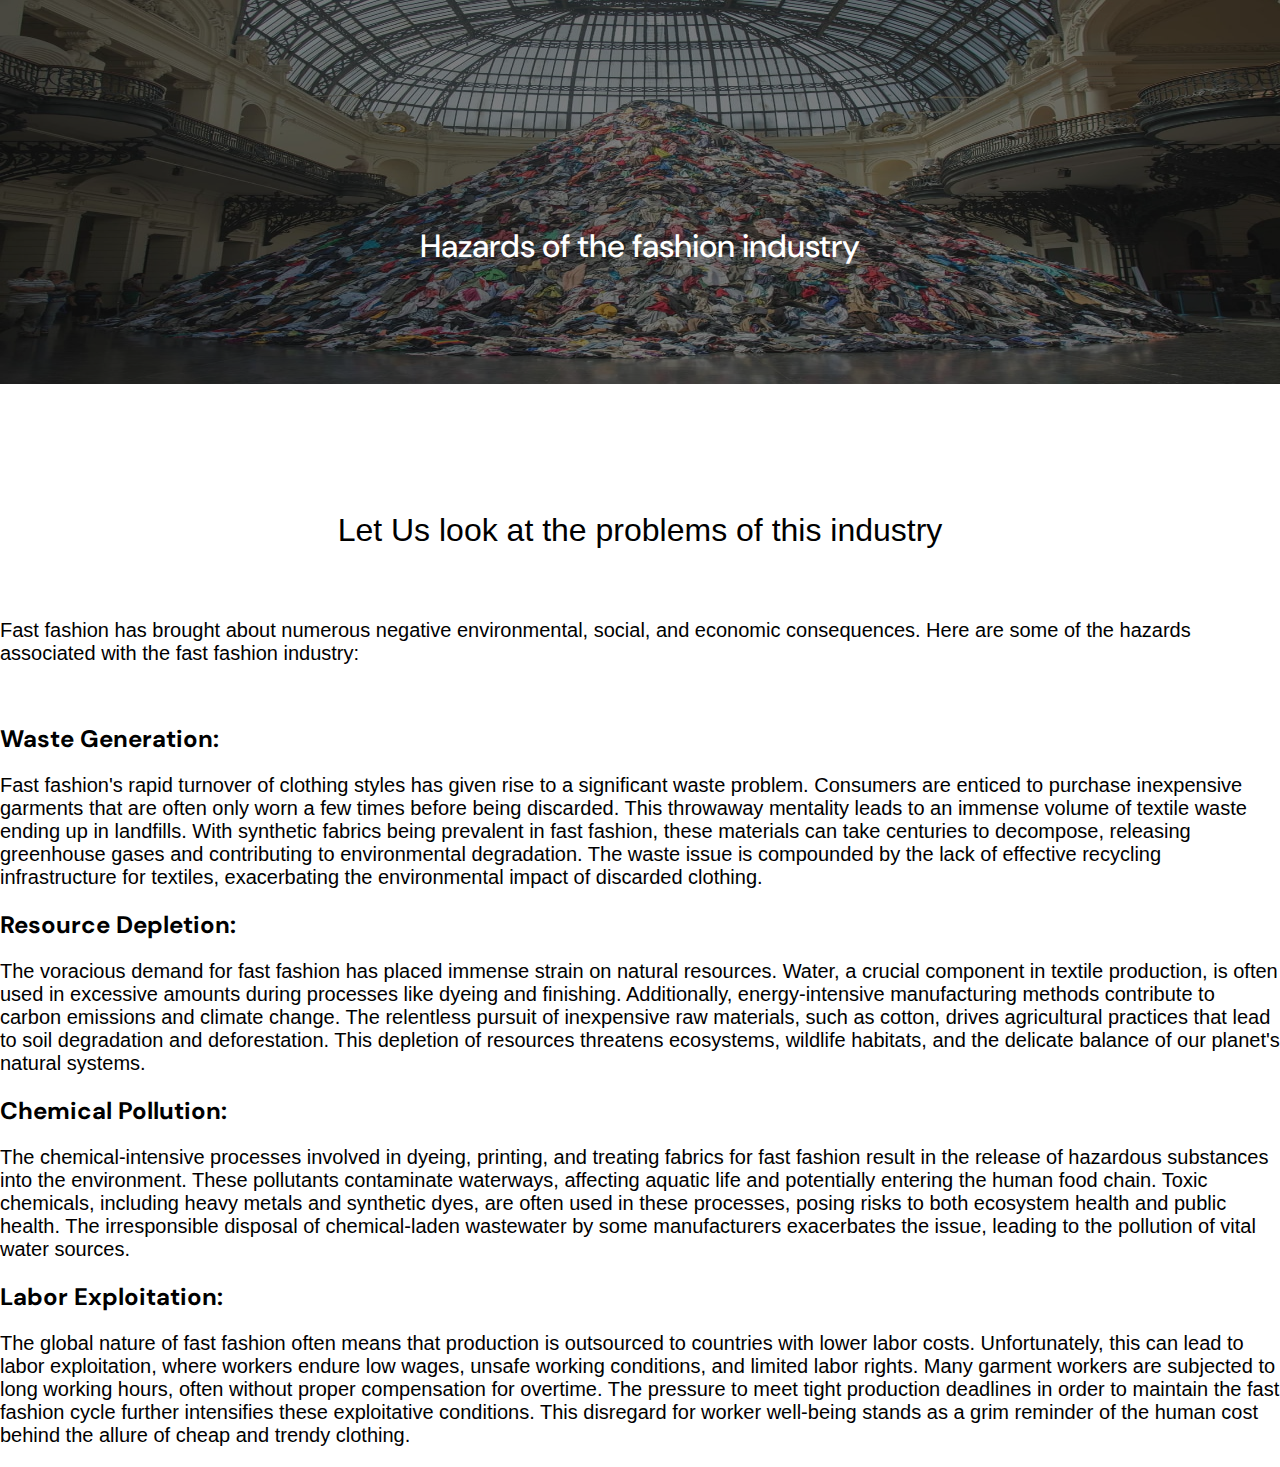
<file: articles/hazards.html>
<!DOCTYPE html>
<html lang="en">
<head>
    <meta charset="UTF-8">
    <meta name="viewport" content="width=device-width, initial-scale=1.0">
    <link rel="stylesheet" href="./articles.css">
    <link rel="preconnect" href="https://fonts.googleapis.com">
<link rel="preconnect" href="https://fonts.gstatic.com" crossorigin>
<link href="https://fonts.googleapis.com/css2?family=DM+Sans:opsz,wght@9..40,300&family=Roboto+Condensed&display=swap" rel="stylesheet">
    <title>Document</title>

</head>
<body>
    <h1 class="history">Hazards of the fashion industry </h1>
    <img class="cover" src="../images/hazards.jpg">
    <div class="content">
    <h3>Let Us look at the problems of this industry</h3><br>
    <p>Fast fashion has brought about numerous negative environmental, social, and economic consequences. Here are some of the hazards associated with the fast fashion industry:

    </p>
    <br>
    <h2>Waste Generation:</h2>
    <p>
        Fast fashion's rapid turnover of clothing styles has given rise to a significant waste problem. Consumers are enticed to purchase inexpensive garments that are often only worn a few times before being discarded. This throwaway mentality leads to an immense volume of textile waste ending up in landfills. With synthetic fabrics being prevalent in fast fashion, these materials can take centuries to decompose, releasing greenhouse gases and contributing to environmental degradation. The waste issue is compounded by the lack of effective recycling infrastructure for textiles, exacerbating the environmental impact of discarded clothing.
        <h2>Resource Depletion:</h2>
    <p>
        The voracious demand for fast fashion has placed immense strain on natural resources. Water, a crucial component in textile production, is often used in excessive amounts during processes like dyeing and finishing. Additionally, energy-intensive manufacturing methods contribute to carbon emissions and climate change. The relentless pursuit of inexpensive raw materials, such as cotton, drives agricultural practices that lead to soil degradation and deforestation. This depletion of resources threatens ecosystems, wildlife habitats, and the delicate balance of our planet's natural systems.
    <h2>Chemical Pollution: </h2>
    <p>
        The chemical-intensive processes involved in dyeing, printing, and treating fabrics for fast fashion result in the release of hazardous substances into the environment. These pollutants contaminate waterways, affecting aquatic life and potentially entering the human food chain. Toxic chemicals, including heavy metals and synthetic dyes, are often used in these processes, posing risks to both ecosystem health and public health. The irresponsible disposal of chemical-laden wastewater by some manufacturers exacerbates the issue, leading to the pollution of vital water sources.




   <h2>Labor Exploitation: </h2>
        <p>
            The global nature of fast fashion often means that production is outsourced to countries with lower labor costs. Unfortunately, this can lead to labor exploitation, where workers endure low wages, unsafe working conditions, and limited labor rights. Many garment workers are subjected to long working hours, often without proper compensation for overtime. The pressure to meet tight production deadlines in order to maintain the fast fashion cycle further intensifies these exploitative conditions. This disregard for worker well-being stands as a grim reminder of the human cost behind the allure of cheap and trendy clothing.





        </p>
    </div>
</body>
</html>
</file>
<file: faq.css>
body{
    background: aliceblue;
}
.faqHeading{
    text-align: center;
    font-weight: 400;
    font-family: 'Noto Sans', sans-serif;
}
h1{
    font-family: 'Roboto', sans-serif;
    font-size: 2rem;
    font-weight: 500;
}
p{
    font-size: 1rem;
    color: #4b4b4b;
    
    font-family: 'Roboto', sans-serif;
}
.grid-container {
    display: grid;
    grid-template-columns: auto auto ;
    padding: 10px;
  }
  .grid-item {
    background-color: rgba(255, 255, 255, 0.8);
    margin: 20px;
    padding: 20px;
    box-shadow: rgba(100, 100, 111, 0.2) 0px 7px 29px 0px;
    font-size: 30px;
    text-align: center;
  }
</file>
<file: articles/articles.css>
body{
    margin: 0px;
}
.cover{
    position: absolute;
    top: 0px;
    filter:   brightness(50%) contrast(90%);
    width: 100%;
    display: block;
    z-index: -1;
    aspect-ratio: 10/3;
    height: auto;
}
h2{
    font-family: 'DM Sans', sans-serif;
}
.content{
    display: block;
    margin-top: 40%;
}
.content h3{
    font-weight: 500;
    text-align: center;
    font-size: 2rem;
    font-family: 'Roboto', sans-serif;
}
.content p{
    font-size: 1.25rem;
    font-weight: 400;
    font-family: 'Roboto', sans-serif;
}
.history{
    position: absolute;
    display: block;
    left: 50%;
    top: 25%;
    transform: translate(-50%,-50%);
    text-align: center;
    font-family: 'DM Sans', sans-serif;
    color: rgb(255, 255, 255);
    font-weight: 500;
}
</file>
